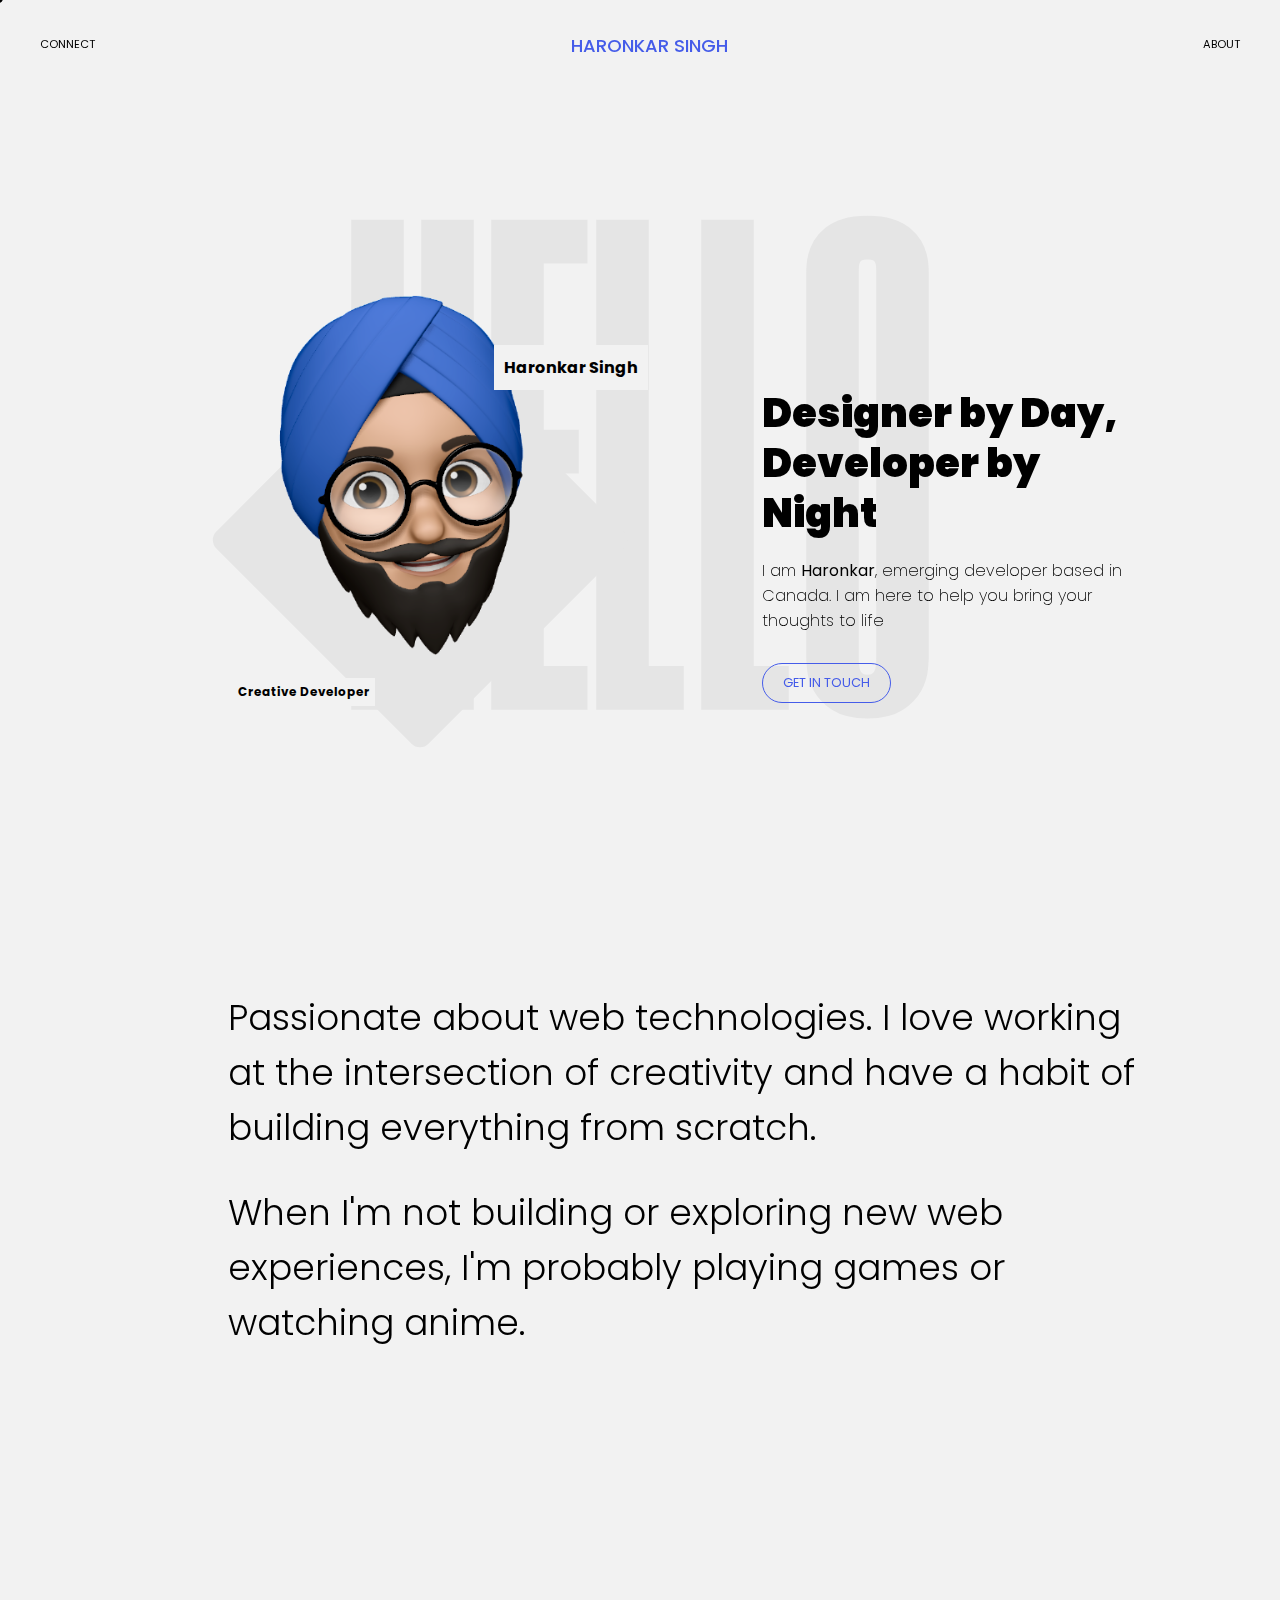
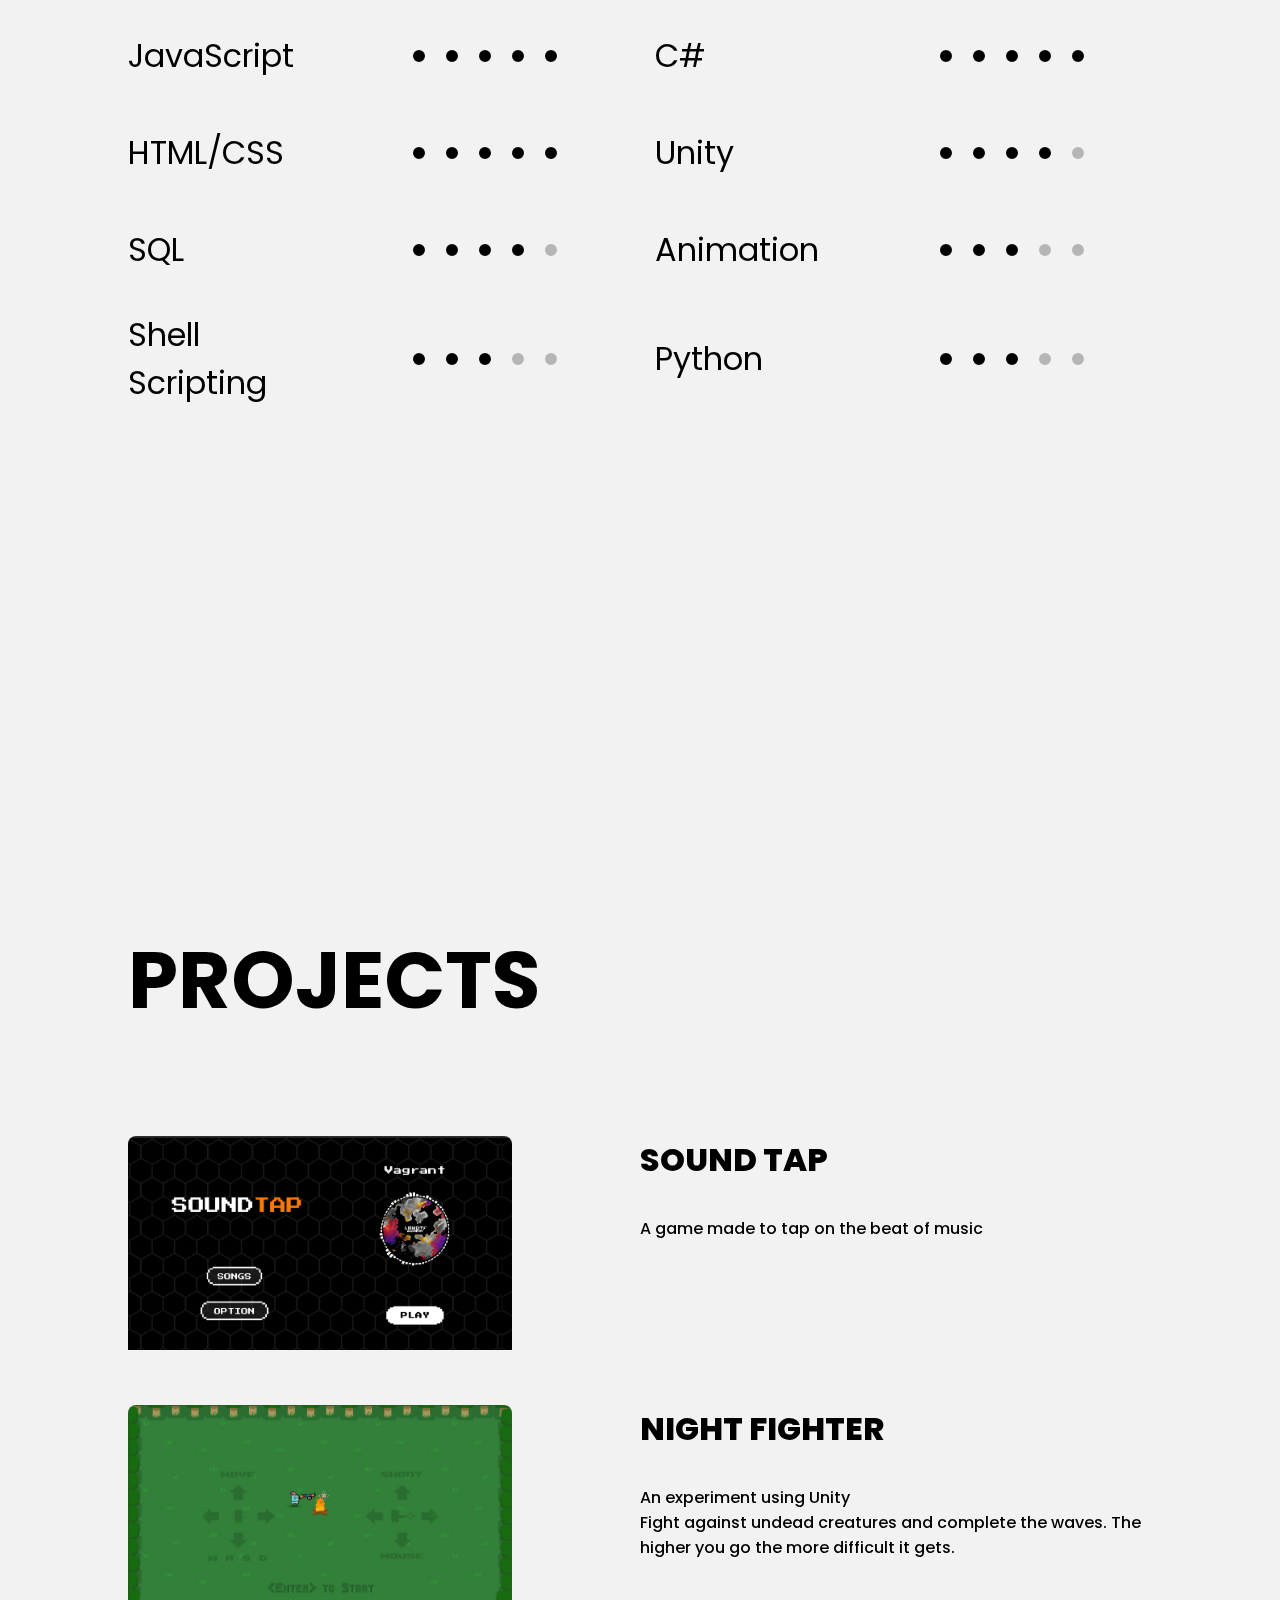
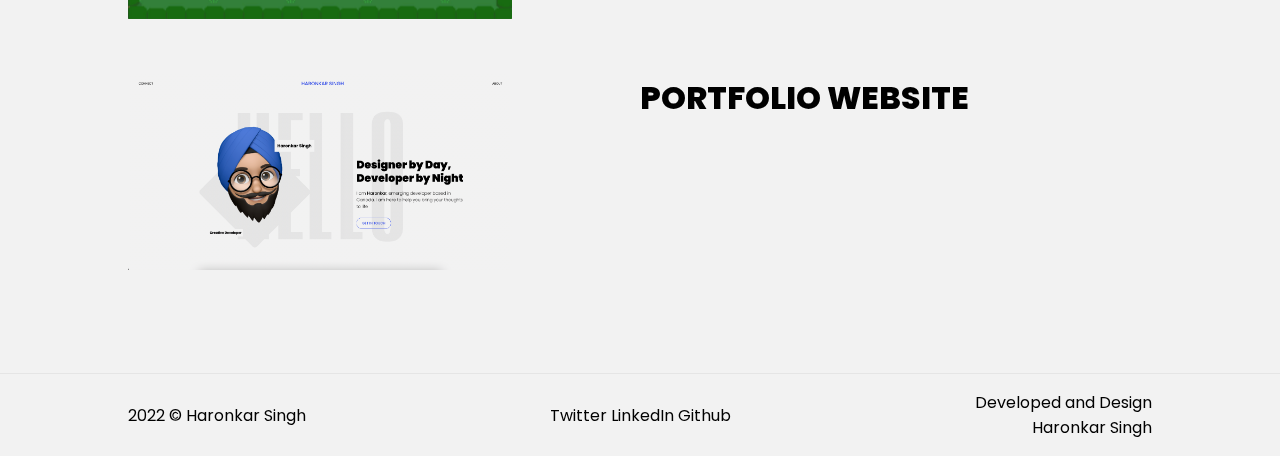
<file: index.html>
<!DOCTYPE html>
<html lang="en">
  <head>
    <meta charset="UTF-8" />
    <meta http-equiv="X-UA-Compatible" content="IE=edge" />
    <meta name="viewport" content="width=device-width, initial-scale=1.0" />
    <title>Haronkar Singh</title>
    <link rel="stylesheet" href="style.css" />
    <script src="https://cdnjs.cloudflare.com/ajax/libs/gsap/3.11.3/gsap.min.js"></script>
    <script src="aos.js" defer></script>
    <script src="cursor.js" defer></script>
  </head>
  <body>
    <div class="cursor-container">
      <div class="cursor"></div>
      <div class="cursor"></div>
      <div class="cursor"></div>
      <div class="cursor"></div>
      <div class="cursor"></div>
      <div class="cursor"></div>
      <div class="cursor"></div>
      <div class="cursor"></div>
      <div class="cursor"></div>
      <div class="cursor"></div>
    </div>
    <header>
      <nav>
        <a class="linkItem" href="contact.html">Connect</a>
        <div class="logo nowrap">
          <div>
            <a href="index.html"><span>HARONKAR</span><span> SINGH</span></a>
          </div>
        </div>
        <a class="linkItem" href="about.html">About</a>
      </nav>
    </header>
    <main>
      <div class="background">Hello</div>
      <section id="home" class="hidden" data-text="Hello">
        <div class="home">
          <div class="hero">
            <div class="heroImage">
              <div class="imgbg"></div>
              <img src="./Images/memoji2.png" />
              <h1 class="nowrap">Haronkar Singh</h1>
              <h2 class="nowrap">Creative Developer</h2>
            </div>
          </div>
          <div class="detail">
            <h1>
              Designer by Day,<br />
              Developer by Night
            </h1>
            <p>
              I am <strong>Haronkar</strong>, emerging developer based in
              Canada. I am here to help you bring your thoughts to life
            </p>
            <a class="action-button" href="contact.html">Get in Touch</a>
          </div>
        </div>
      </section>
      <div class="hidden" data-text="Hello">
        <div class="banner">
          <p>
            Passionate about web technologies. I love working at the
            intersection of creativity and have a habit of building everything
            from scratch.
          </p>
          <p>
            When I'm not building or exploring new web experiences, I'm probably
            playing games or watching anime.
          </p>
        </div>
      </div>
      <section id="skills" class="hidden" data-text="Skill">
        <div class="skill-container">
          <div class="skill-item">
            <span>JavaScript</span>
            <div>• • • • •<span class="progress"></span></div>
          </div>
          <div class="skill-item">
            <span>C#</span>
            <div>• • • • •<span class="progress"></span></div>
          </div>
          <div class="skill-item">
            <span>HTML/CSS</span>
            <div>• • • • • <span class="progress"></span></div>
          </div>
          <div class="skill-item">
            <span>Unity</span>
            <div>• • • • <span class="progress"> •</span></div>
          </div>
          <div class="skill-item">
            <span>SQL</span>
            <div>• • • • <span class="progress"> •</span></div>
          </div>
          <div class="skill-item">
            <span>Animation</span>
            <div>• • • <span class="progress"> • •</span></div>
          </div>
          <div class="skill-item">
            <span>Shell Scripting</span>
            <div>• • • <span class="progress"> • •</span></div>
          </div>
          <div class="skill-item">
            <span>Python</span>
            <div>• • • <span class="progress"> • •</span></div>
          </div>
        </div>
      </section>
      <section id="project" class="hidden" data-text="Project">
        <div class="project-container">
          <h2>Projects</h2>

          <div class="project-item">
            <div class="image">
              <img src="Images/project1.png" alt="project1" />
            </div>
            <div class="project-content">
              <div class="name">Sound Tap</div>
              <div class="sub-name">
                A game made to tap on the beat of music
              </div>
            </div>
          </div>
          <div class="project-item">
            <div class="image">
              <img src="Images/project2.jpg" alt="project1" />
            </div>
            <div class="project-content">
              <div class="name">Night Fighter</div>
              <div class="sub-name">
                An experiment using Unity
                <br />
                Fight against undead creatures and complete the waves. The
                higher you go the more difficult it gets.
              </div>
            </div>
          </div>
          <div class="project-item">
            <div class="image">
              <img src="Images/project3.png" alt="project1" />
            </div>
            <div class="project-content">
              <div class="name">Portfolio Website</div>
              <div class="sub-name"></div>
            </div>
          </div>
        </div>
      </section>
    </main>
    <footer>
      <div class="footer_container">
        <div class="footer_title">2022 &copy; Haronkar Singh</div>
        <div class="footer_social">
          <a href="https://twitter.com/haronkarsingh" target="_blank"
            >Twitter</a
          >
          <a href="https://linkedin.com/in/haronkarsingh" target="_blank">
            LinkedIn
          </a>
          <a href="https://github.com/haronkar" target="_blank">Github </a>
        </div>
        <div class="footer_team">
          Developed and Design<br />
          Haronkar Singh
        </div>
      </div>
    </footer>
  </body>
</html>
</file>
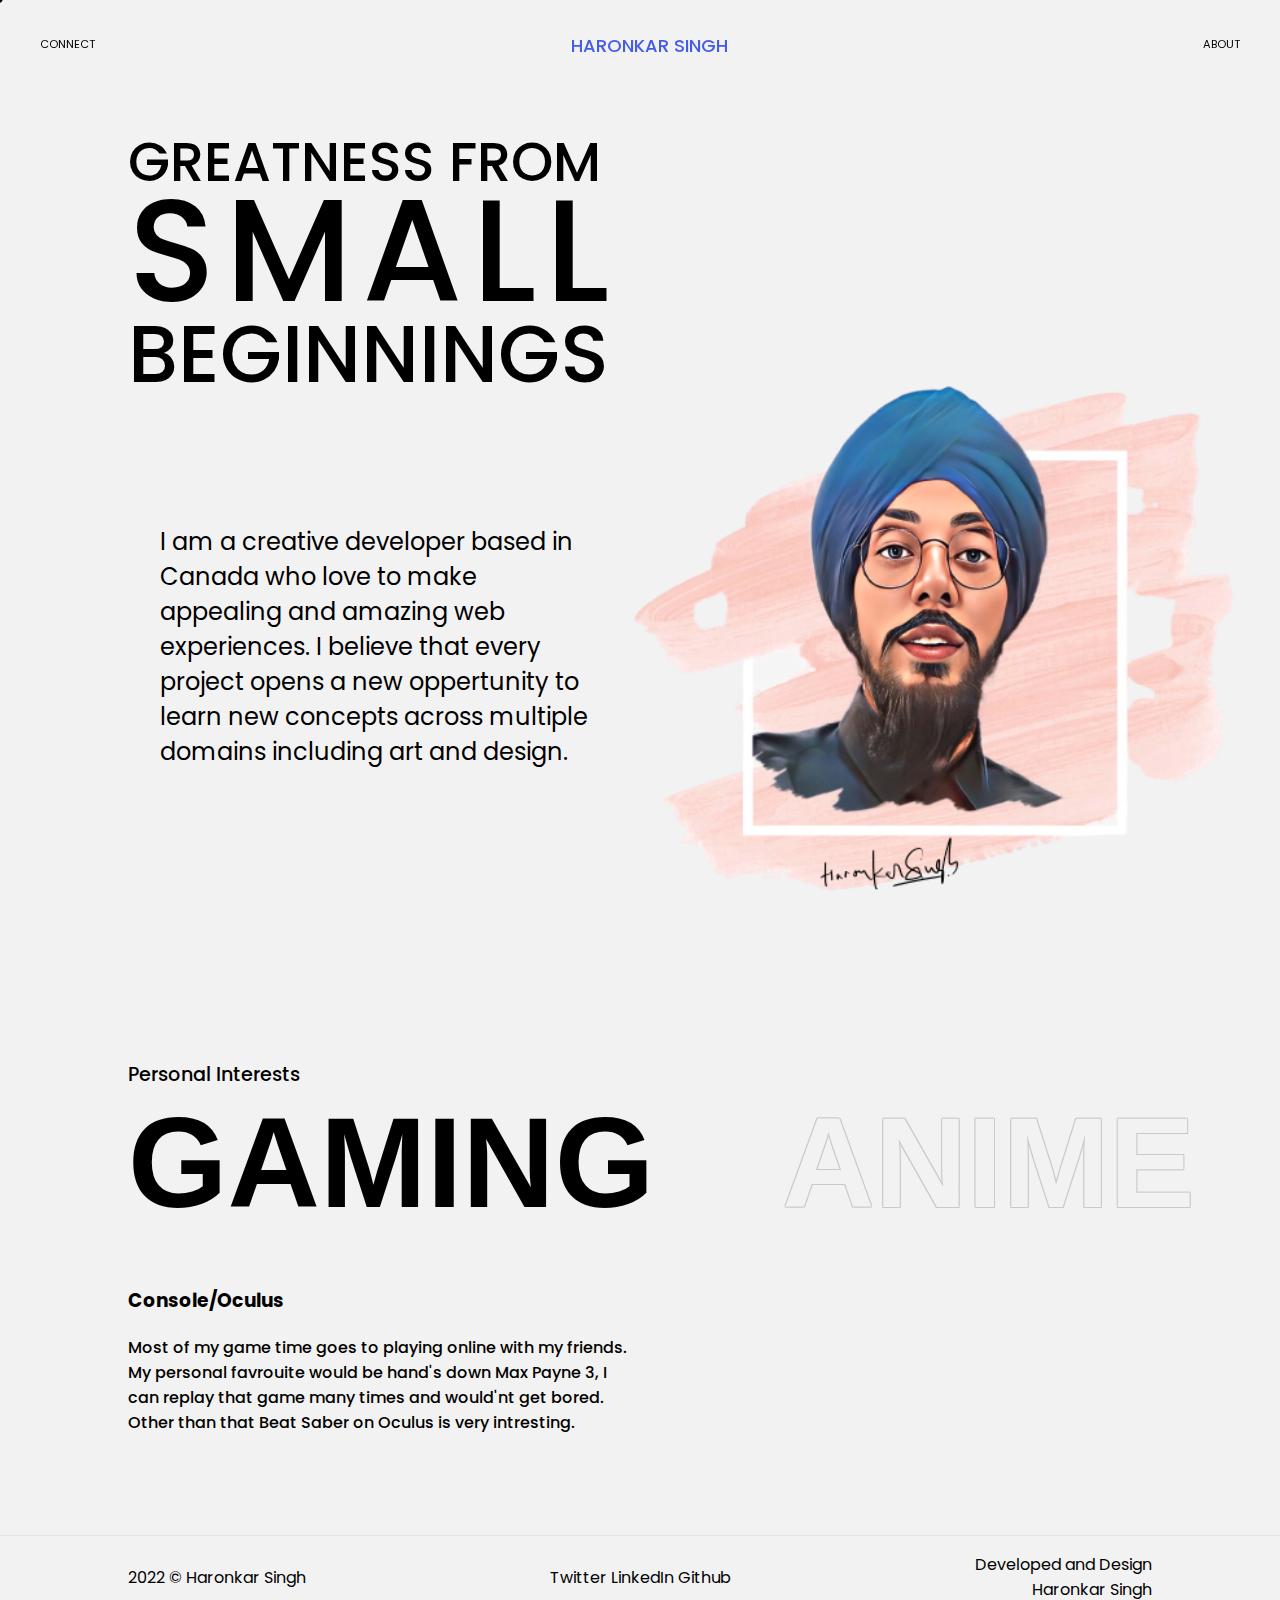
<file: about.html>
<!DOCTYPE html>
<html lang="en">
  <head>
    <meta charset="UTF-8" />
    <meta http-equiv="X-UA-Compatible" content="IE=edge" />
    <meta name="viewport" content="width=device-width, initial-scale=1.0" />
    <title>About | Haronkar Singh</title>
    <link rel="stylesheet" href="style.css" />
    <script src="app.js" defer></script>
    <script src="cursor.js" defer></script>
  </head>
  <body>
    <div class="cursor-container">
      <div class="cursor"></div>
      <div class="cursor"></div>
      <div class="cursor"></div>
      <div class="cursor"></div>
      <div class="cursor"></div>
      <div class="cursor"></div>
      <div class="cursor"></div>
      <div class="cursor"></div>
      <div class="cursor"></div>
      <div class="cursor"></div>
    </div>
    <header>
      <nav>
        <a class="linkItem" href="contact.html">Connect</a>
        <div class="logo nowrap">
          <div>
            <a href="index.html"><span>HARONKAR</span><span> SINGH</span></a>
          </div>
        </div>
        <a class="linkItem" href="#about">About</a>
      </nav>
    </header>
    <main>
      <section class="about">
        <h1>
          <span class="great">Greatness from </span><br />
          <span class="small">small</span><br />
          <span class="begin">beginnings</span>
        </h1>
        <div class="info">
          <p>
            I am a creative developer based in Canada who love to make appealing
            and amazing web experiences. I believe that every project opens a
            new oppertunity to learn new concepts across multiple domains
            including art and design.
          </p>
          <div class="profile-image">
            <img src="./Images/hero.png" alt="profile" />
          </div>
        </div>
      </section>
      <div class="interest">
        <h4>Personal Interests</h4>
        <div>
          <button class="active" data-number="1">Gaming</button>
          <button class="" data-number="2">Anime</button>
          <button class="" data-number="3">Manga</button>
          <button class="" data-number="1">Gaming</button>
          <button class="" data-number="2">Anime</button>
          <button class="" data-number="3">Manga</button>
        </div>
      </div>
      <div class="interest-content">
        <div class="content" data-number="1">
          <h3>Console/Oculus</h3>
          <p>
            Most of my game time goes to playing online with my friends. My
            personal favrouite would be hand's down Max Payne 3, I can replay
            that game many times and would'nt get bored. Other than that Beat
            Saber on Oculus is very intresting.
          </p>
        </div>
        <div class="content" data-number="2">
          <h3>Gambare, Gambare!</h3>
          <p>
            People argue its a cartoon and for children, but i would say you
            haven't seen these cartoons then. Animation qualtiy of Demon Slayer,
            story od Attack on Titans and madness in Tokyo Ghoul is on another
            level. Personally I'm a fan of Kaneki from Tokyo Ghoul.
          </p>
        </div>
        <div class="content" data-number="3">
          <h3>An Action Reader</h3>
          <p>
            I din't enjoy reading much but after watching some anime's, I got
            intrested in reading Manga. So far I have read many but, is the
            first that you always remember and that would be Jujutsu Kaisen, I
            couldn't resist after the first season.
          </p>
        </div>
      </div>
    </main>
    <footer>
      <div class="footer_container">
        <div class="footer_title">2022 &copy; Haronkar Singh</div>
        <div class="footer_social">
          <a href="https://twitter.com/haronkarsingh" target="_blank"
            >Twitter</a
          >
          <a href="https://linkedin.com/in/haronkarsingh" target="_blank">
            LinkedIn
          </a>
          <a href="https://github.com/haronkar" target="_blank">Github </a>
        </div>
        <div class="footer_team">
          Developed and Design<br />
          Haronkar Singh
        </div>
      </div>
    </footer>
  </body>
</html>
</file>
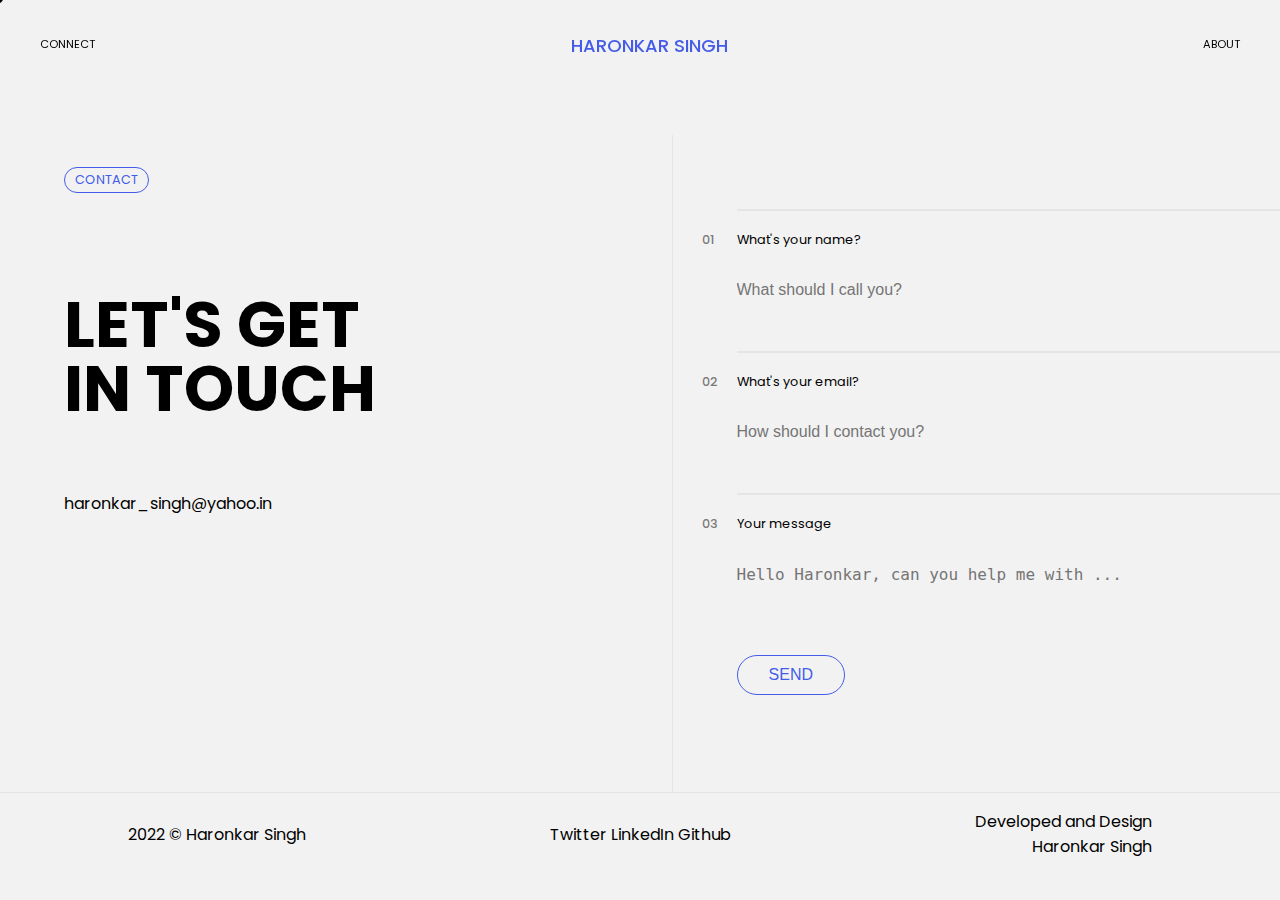
<file: contact.html>
<!DOCTYPE html>
<html lang="en">
  <head>
    <meta charset="UTF-8" />
    <meta http-equiv="X-UA-Compatible" content="IE=edge" />
    <meta name="viewport" content="width=device-width, initial-scale=1.0" />
    <title>Contact | Haronkar Singh</title>
    <link rel="stylesheet" href="style.css" />
    <script src="cursor.js" defer></script>
  </head>
  <body>
    <div class="cursor-container">
      <div class="cursor"></div>
      <div class="cursor"></div>
      <div class="cursor"></div>
      <div class="cursor"></div>
      <div class="cursor"></div>
      <div class="cursor"></div>
      <div class="cursor"></div>
      <div class="cursor"></div>
      <div class="cursor"></div>
      <div class="cursor"></div>
    </div>
    <header>
      <nav>
        <a class="linkItem" href="#contact">Connect</a>
        <div class="logo nowrap">
          <div>
            <a href="index.html"><span>HARONKAR</span><span> SINGH</span></a>
          </div>
        </div>
        <a class="linkItem" href="about.html">About</a>
      </nav>
    </header>
    <main class="contact">
      <div class="contact-info">
        <span>Contact</span>
        <h1>Let's get</h1>
        <h1>in touch</h1>
        <a
          class="email"
          id="email"
          href="#"
          onclick="copyText()"
          data-title="click to copy"
          >haronkar_singh@yahoo.in</a
        >
      </div>
      <div class="form-container">
        <p></p>
        <form action="#">
          <div class="form-row">
            <input type="text" placeholder="What should I call you?" required />
            <label for="name">What's your name?</label>
            <h2>01</h2>
          </div>
          <div class="form-row">
            <input
              type="text"
              placeholder="How should I contact you?"
              required />
            <label for="email">What's your email?</label>
            <h2>02</h2>
          </div>
          <div class="form-row">
            <textarea
              type="textarea"
              placeholder="Hello Haronkar, can you help me with ..."
              required></textarea>
            <label for="message">Your message</label>
            <h2>03</h2>
          </div>
          <div class="submit-btn">
            <input type="submit" value="Send" />
          </div>
        </form>
      </div>
    </main>
    <footer style="margin: 0">
      <div class="footer_container">
        <div class="footer_title">2022 &copy; Haronkar Singh</div>
        <div class="footer_social">
          <a href="https://twitter.com/haronkarsingh" target="_blank"
            >Twitter</a
          >
          <a href="https://linkedin.com/in/haronkarsingh" target="_blank">
            LinkedIn
          </a>
          <a href="https://github.com/haronkar" target="_blank">Github </a>
        </div>
        <div class="footer_team">
          Developed and Design<br />
          Haronkar Singh
        </div>
      </div>
    </footer>

    <script src="app.js"></script>
  </body>
</html>
</file>
<file: style.css>
@import url("https://fonts.googleapis.com/css2?family=Poppins:wght@100;200;300;400;500;600;700;800;900&display=swap");
@import url("https://fonts.googleapis.com/css2?family=Six+Caps&display=swap");
* {
  margin: 0;
  padding: 0;
  box-sizing: border-box;
}

html {
  scroll-behavior: smooth;
}

a {
  text-decoration: none;
  color: inherit;
  cursor: none;
}

body {
  font-family: "Poppins", sans-serif;
  background-color: #f2f2f2;
  color: black;
  cursor: none;
}

section {
  min-height: 100vh;
  width: 80vw;
  margin: auto;
  z-index: 2;
  padding-top: 10vh;
  position: relative;
}

.nowrap {
  white-space: nowrap;
}

.background {
  position: fixed;
  top: 0;
  left: 0;
  height: 100vh;
  width: 100vw;
  color: #e5e5e5;
  display: grid;
  place-items: center;
  font-size: 35rem;
  z-index: -1;
  font-family: "Six Caps", sans-serif;
  font-stretch: extra-expanded;
  font-weight: 900;
  text-transform: uppercase;
  pointer-events: none;
}

.cursor-container {
  position: fixed;
  top: 0;
  left: 0;
  z-index: 999;
  pointer-events: none;
  background-color: transparent;
}

.cursor {
  height: 1rem;
  width: 1rem;
  border-radius: 24px;
  background-color: black;
  mix-blend-mode: difference;
  position: absolute;
  top: 0;
  left: 0;
}

header {
  width: 100vw;
  margin: auto;
  z-index: 10;
  position: fixed;
  font-size: 0.7rem;
}
header nav {
  height: 10vh;
  display: flex;
  align-items: center;
  justify-content: space-between;
  padding: 0 40px;
  text-transform: uppercase;
}
header nav .logo {
  font-size: large;
  font-weight: 500;
  display: grid;
  place-items: center;
  -webkit-user-select: none;
     -moz-user-select: none;
      -ms-user-select: none;
          user-select: none;
}
header nav .logo span {
  color: #455ce9;
  mix-blend-mode: normal;
}
header nav .linkItem {
  border-bottom: 1px solid rgba(0, 0, 0, 0);
  transition: border 0.4s cubic-bezier(0.62, 0.05, 0.01, 0.99);
  mix-blend-mode: difference;
  color: black;
}
header nav .linkItem:hover {
  border-color: #455ce9;
}

.home {
  display: flex;
  justify-content: space-between;
  height: 100vh;
}
.home .hero {
  flex: 1.5;
  display: flex;
  align-items: center;
  justify-content: center;
  width: 100%;
}
.home .hero .heroImage {
  overflow: visible;
  display: flex;
  align-items: center;
  justify-content: center;
  position: relative;
}
.home .hero .heroImage .imgbg {
  width: 300px;
  height: 300px;
  background-color: #e5e5e5;
  transform: rotate(45deg);
  border-radius: 12px;
}
.home .hero .heroImage img {
  width: 400px;
  position: absolute;
  top: -110px;
}
.home .hero .heroImage h1 {
  position: absolute;
  background-color: #f2f2f2;
  top: -45px;
  left: 224px;
  padding: 10px;
  font-size: 16px;
}
.home .hero .heroImage h2 {
  position: absolute;
  background-color: #f2f2f2;
  top: 96%;
  right: 65%;
  padding: 5px;
  font-size: 12px;
}
.home .detail {
  height: 100%;
  width: 100%;
  flex: 1;
  display: flex;
  margin-left: 50px;
  flex-direction: column;
  justify-content: center;
}
.home .detail h1 {
  font-size: 40px;
  font-weight: 900;
  margin: 10px 0;
  line-height: 50px;
}
.home .detail p {
  max-width: 400px;
  margin: 10px 0;
  font-weight: 200;
}
.home .detail .action-button {
  text-transform: uppercase;
  border: 1px solid #455ce9;
  color: #455ce9;
  font-size: 0.8rem;
  padding: 10px 20px;
  border-radius: 20px;
  width: -webkit-fit-content;
  width: -moz-fit-content;
  width: fit-content;
  text-align: center;
  color: #455ce9;
  margin-top: 20px;
  transition-property: background-color, color;
  transition-duration: 0.3s;
  transition-timing-function: cubic-bezier(0.62, 0.05, 0.01, 0.99);
}
.home .detail .action-button:hover {
  background-color: #455ce9;
  color: #f2f2f2;
}

.banner {
  width: 80vw;
  margin: auto;
  padding-left: 100px;
  font-weight: 300;
  font-size: 36px;
}
.banner p {
  margin-bottom: 30px;
}

.skill-container {
  display: grid;
  grid-template-columns: repeat(2, 1fr);
  -moz-column-gap: 30px;
       column-gap: 30px;
  row-gap: 25px;
  padding-top: 150px;
}
.skill-container .skill-item {
  font-size: 2rem;
  display: flex;
  align-items: center;
  gap: 4rem;
}
.skill-container .skill-item span {
  flex: 1;
}
.skill-container .skill-item div {
  font-size: 3rem;
  flex: 1;
  opacity: 1;
  color: black;
}
.skill-container .skill-item .progress {
  opacity: 0.25;
}

.project-container {
  display: grid;
  grid-template-columns: repeat(1, 1fr);
  -moz-column-gap: 30px;
       column-gap: 30px;
  row-gap: 3rem;
  padding-top: 150px;
  width: 100%;
}
.project-container h2 {
  font-size: 5rem;
  margin-bottom: 3rem;
  text-transform: uppercase;
}
.project-container .project-item {
  display: flex;
  justify-content: center;
  gap: 8rem;
}
.project-container .project-item .image {
  flex: 1.5;
  border-radius: 8px;
  overflow: hidden;
}
.project-container .project-item .project-content {
  flex: 2;
}
.project-container .project-item .project-content .name {
  margin-bottom: 2rem;
  font-size: 2rem;
  text-transform: uppercase;
  font-weight: 800;
}
.project-container .project-item .project-content .sub-name {
  font-weight: 500;
}

img {
  width: 100%;
  -o-object-fit: cover;
     object-fit: cover;
}

footer {
  border-top: 1px solid #e5e5e5;
  padding: 1rem 0;
  margin-top: 6rem;
}
footer .footer_container {
  margin: auto;
  width: 80vw;
  display: flex;
  align-items: center;
  justify-content: space-between;
}
footer .footer_team {
  text-align: right;
}

.about span {
  text-transform: uppercase;
  font-weight: 500;
}
.about h1 {
  padding: 2rem 0;
  width: -webkit-fit-content;
  width: -moz-fit-content;
  width: fit-content;
}
.about h4 {
  font-size: 1.2rem;
  font-weight: 500;
  text-transform: uppercase;
}

.great {
  font-size: 3.4rem;
}

.small {
  font-size: 9rem;
  line-height: 6rem;
  letter-spacing: 0.6rem;
}

.begin {
  font-size: 5rem;
  line-height: 5rem;
}

.info {
  display: flex;
  align-items: center;
}
.info p {
  padding: 0 2rem;
  flex: 1;
  font-size: 1.5rem;
  padding-right: 8rem;
}

.profile-image {
  overflow: hidden;
  flex: 1;
  height: -webkit-fit-content;
  height: -moz-fit-content;
  height: fit-content;
  overflow: visible;
}
.profile-image img {
  width: 100%;
  height: auto;
  -o-object-fit: cover;
     object-fit: cover;
  transform: scale(1.5);
}

.interest {
  overflow: hidden;
  margin-top: 10rem;
}
.interest h4 {
  font-size: 1.2rem;
  font-weight: 500;
  width: 80vw;
  margin: auto;
}
.interest div {
  width: 80vw;
  margin: auto;
  transition: transform 500ms cubic-bezier(0.62, 0.05, 0.01, 0.99);
  display: flex;
  flex-wrap: nowrap;
  transform: translate3d(0, 0, 0);
}
.interest button {
  border: none;
  background-color: transparent;
  font-size: 8em;
  font-weight: 600;
  margin-right: 8rem;
  text-transform: uppercase;
  color: #f2f2f2;
  opacity: 0.17;
  transition: opacity 0.4s cubic-bezier(0.62, 0.05, 0.01, 0.99);
  text-shadow: -1px -1px 0 #000, 1px -1px 0 #000, -1px 1px 0 #000, 1px 1px 0 #000;
  cursor: none;
}
.interest button:hover {
  opacity: 0.5;
}
.interest .active {
  opacity: 1;
  pointer-events: none;
  color: black;
  text-shadow: none;
}

.interest-content {
  width: 80vw;
  margin: 0 auto 100px auto;
}

.content {
  margin: 50px 0;
  font-weight: 500;
}
.content h3 {
  margin: 20px 0;
}
.content p {
  width: 50%;
}
.content:not(:first-child) {
  display: none;
}

.contact {
  display: flex;
  align-items: center;
  justify-content: center;
  height: 88vh;
  padding-top: 15vh;
}
.contact .contact-info {
  height: 100%;
  flex: 1;
  padding: 2rem 4rem 0 4rem;
}
.contact .contact-info span {
  text-transform: uppercase;
  border: 1px solid #455ce9;
  color: #455ce9;
  font-size: 0.8rem;
  padding: 3px 10px;
  border-radius: 20px;
  margin-bottom: 100px;
  display: block;
  width: -webkit-fit-content;
  width: -moz-fit-content;
  width: fit-content;
  -webkit-user-select: none;
     -moz-user-select: none;
      -ms-user-select: none;
          user-select: none;
}
.contact .contact-info h1 {
  font-size: 4rem;
  line-height: 4rem;
  text-transform: uppercase;
}
.contact .contact-info a {
  margin-top: 70px;
  font-size: 1rem;
  display: block;
  width: -webkit-fit-content;
  width: -moz-fit-content;
  width: fit-content;
  transition: color 0.2s cubic-bezier(0.62, 0.05, 0.01, 0.99);
}
.contact .contact-info a:hover {
  color: #455ce9;
}
.contact .contact-info .email {
  position: relative;
}
.contact .contact-info .email:after {
  opacity: 0;
  color: #455ce9;
  content: attr(data-title);
  font-size: 0.8rem;
  position: absolute;
  top: -30px;
  left: 0;
  width: 100%;
  transition: opacity 0.2s ease-in-out;
  text-align: center;
}
.contact .contact-info .email:hover::after {
  opacity: 1;
}

.form-container {
  border-left: 1px solid #e5e5e5;
  padding-left: 4rem;
  flex: 1;
  height: 100%;
  width: 100%;
}
.form-container form {
  display: flex;
  flex-direction: column;
  height: 100%;
  justify-content: center;
  width: 100%;
}
.form-container form div {
  position: relative;
  display: flex;
  flex-direction: column;
  padding-bottom: 1.5rem;
}
.form-container form div h2 {
  position: absolute;
  top: 20px;
  font-size: 0.8rem;
  left: -35px;
  font-weight: 450;
  opacity: 0.5;
}
.form-container .form-row {
  padding: 20px 0;
  border-top: 2px solid #e5e5e5;
  width: 100%;
}
.form-container label {
  display: block;
  padding-bottom: 1rem;
  font-size: 0.8rem;
  color: black;
  order: 1;
  transition: all 0.2s ease-in-out;
}
.form-container input,
.form-container textarea {
  padding: 1em 2em 2em 0;
  background: transparent;
  border: 0;
  outline: none;
  font-size: 1rem;
  order: 2;
  cursor: none;
}
.form-container input:valid + label {
  opacity: 0.5;
}
.form-container textarea {
  resize: none;
  -webkit-appearance: none;
     -moz-appearance: none;
          appearance: none;
  width: 100%;
}
.form-container textarea:valid + label {
  opacity: 0.5;
}
.form-container input[type=submit] {
  text-transform: uppercase;
  border: 1px solid #455ce9;
  color: #455ce9;
  padding: 10px 20px;
  border-radius: 20px;
  background: transparent;
  width: 20%;
  transition-property: background-color, color;
  transition-duration: 0.3s;
  transition-timing-function: cubic-bezier(0.62, 0.05, 0.01, 0.99);
}
.form-container input[type=submit]:hover {
  background-color: #455ce9;
  color: #f2f2f2;
}

.hide {
  opacity: 0;
  pointer-events: none;
}

.show {
  opacity: 1;
  pointer-events: all;
}/*# sourceMappingURL=style.css.map */
</file>
